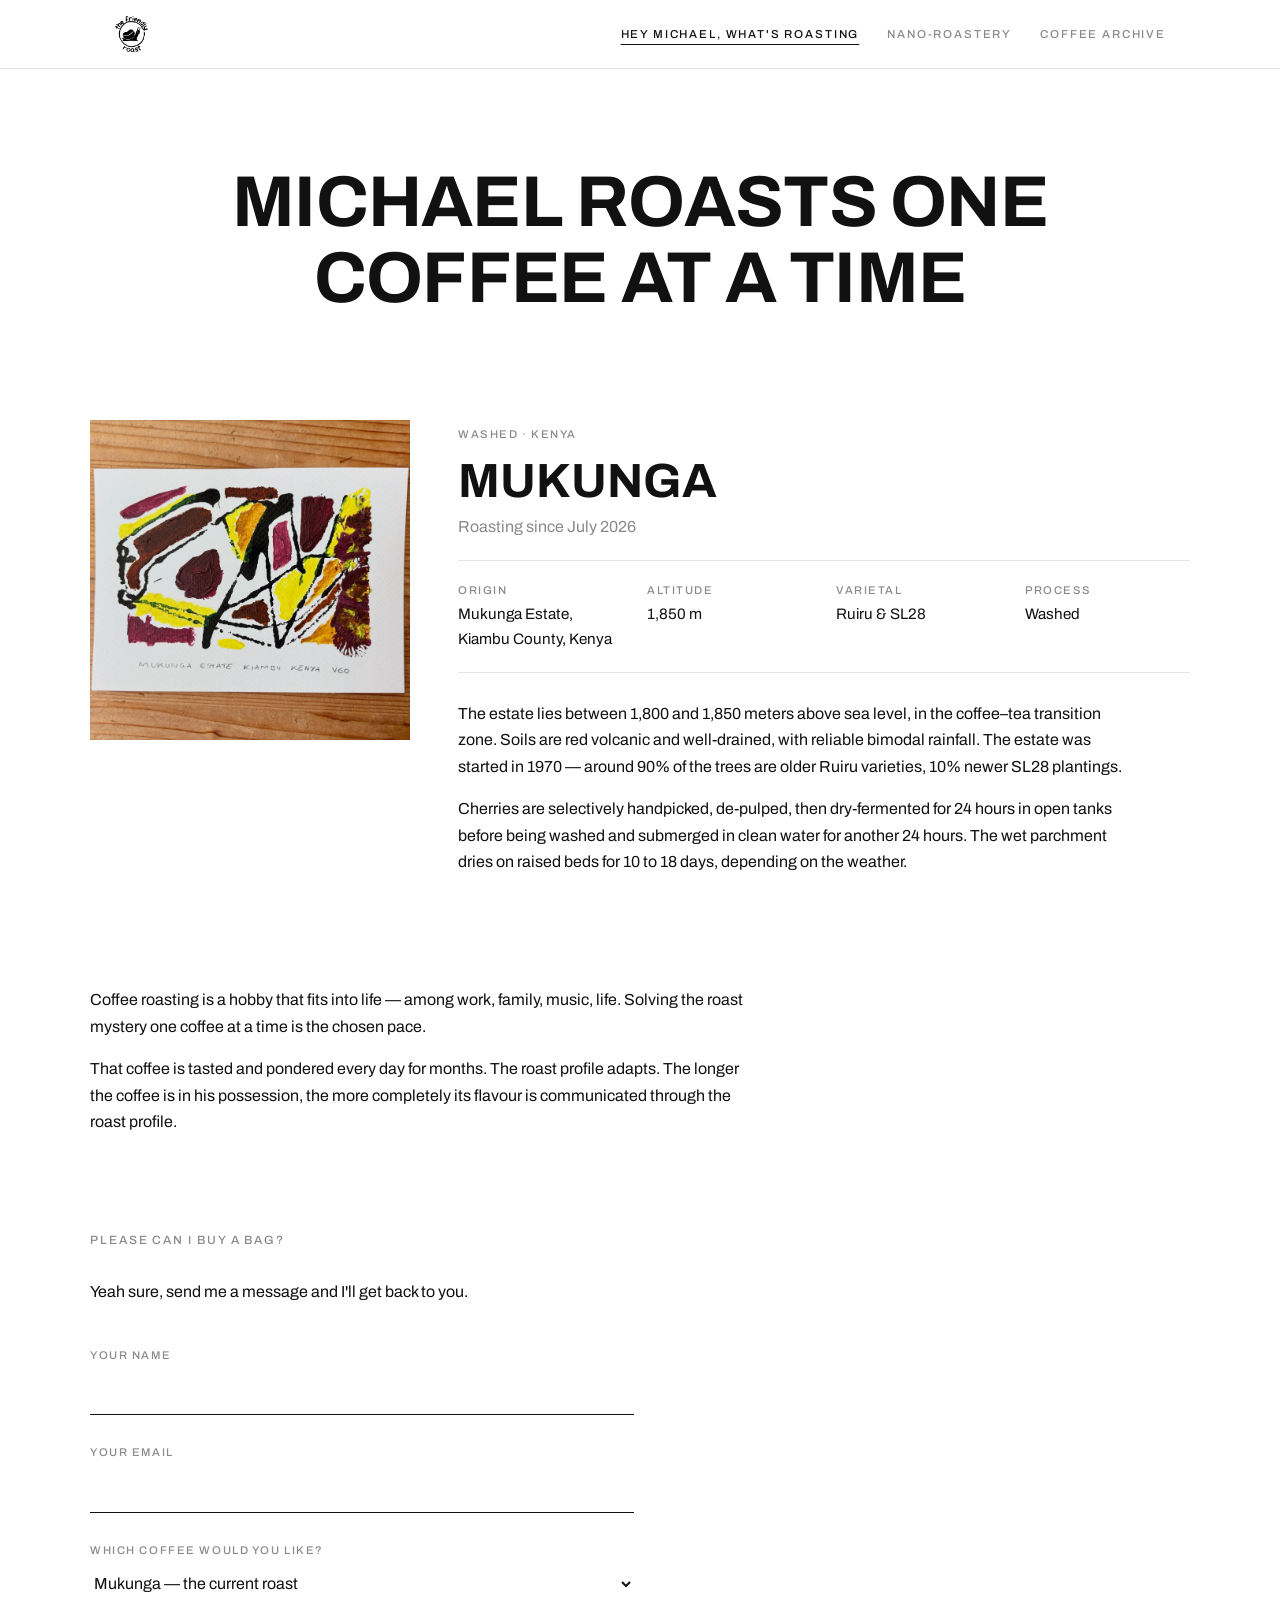
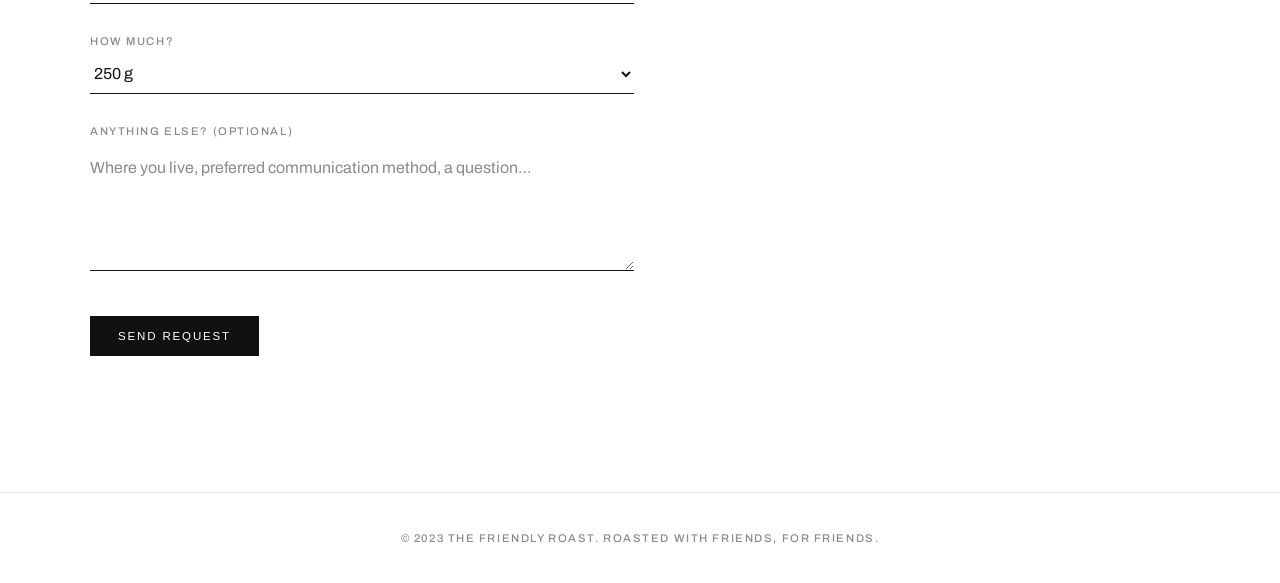
<file: index.html>
<!DOCTYPE html>
<html lang="en">
<head>
  <meta charset="UTF-8">
  <meta name="viewport" content="width=device-width, initial-scale=1.0">
  <title>the friendly roast — hey Michael, what's roasting</title>
  <meta name="description" content="the friendly roast — Michael roasts one coffee at a time, tasted and pondered every day while the roast profile adapts.">
  <link rel="stylesheet" href="style.css">
</head>
<body>

  <header class="site-header">
    <div class="container header-inner">
      <a class="logo" href="index.html"><img class="logo-img" src="images/snail.jpg" alt="the friendly roast logo"></a>
      <nav class="nav">
        <a href="index.html">hey Michael, what's roasting</a>
        <a href="about.html">nano-roastery</a>
        <a href="coffees.html">coffee archive</a>
      </nav>
    </div>
  </header>

  <main>
    <!-- INTRO -->
    <section class="hero container">
      <h1>Michael roasts one coffee at a time</h1>
    </section>

    <!-- ================= THE CURRENT ROAST =================
         When the current coffee changes: replace the details
         below, and add the old coffee to the coffee archive.
         ================================================ -->
    <section class="section container">
      <article class="feature">
        <img class="taste-impression" src="images/mukunga.jpg"
             alt="Taste impression — a little painting of the flavours perceived in Mukunga.">
        <div>
          <span class="tag">Washed · Kenya</span>
          <h3>Mukunga</h3>
          <p class="origin">Roasting since July 2026</p>
          <div class="facts">
            <div><strong>Origin</strong> Mukunga Estate, Kiambu County, Kenya</div>
            <div><strong>Altitude</strong> 1,850 m</div>
            <div><strong>Varietal</strong> Ruiru &amp; SL28</div>
            <div><strong>Process</strong> Washed</div>
          </div>
          <p>
            The estate lies between 1,800 and 1,850 meters above sea level, in the
            coffee–tea transition zone. Soils are red volcanic and well-drained, with
            reliable bimodal rainfall. The estate was started in 1970 — around 90% of
            the trees are older Ruiru varieties, 10% newer SL28 plantings.
          </p>
          <p>
            Cherries are selectively handpicked, de-pulped, then dry-fermented for
            24 hours in open tanks before being washed and submerged in clean water
            for another 24 hours. The wet parchment dries on raised beds for 10 to
            18 days, depending on the weather.
          </p>
        </div>
      </article>
    </section>

    <!-- THE PACE -->
    <section class="section container">
      <p>
        Coffee roasting is a hobby that fits into life — among work, family,
        music, life. Solving the roast mystery one coffee at a time is the
        chosen pace.
      </p>
      <p>
        That coffee is tasted and pondered every day for months. The roast
        profile adapts. The longer the coffee is in his possession, the more
        completely its flavour is communicated through the roast profile.
      </p>
    </section>

    <!-- ================= REQUEST A BAG ================= -->
    <section class="section container">
      <h2>Please can I buy a bag?</h2>
      <p>Yeah sure, send me a message and I'll get back to you.</p>


      <form class="contact-form" action="https://formspree.io/f/xkjjggzl" method="POST">
        <label for="name">Your name</label>
        <input type="text" id="name" name="name" required>

        <label for="email">Your email</label>
        <input type="email" id="email" name="email" required>

        <label for="coffee">Which coffee would you like?</label>
        <!-- Update the first option whenever the current coffee changes -->
        <select id="coffee" name="coffee">
          <option value="mukunga">Mukunga — the current roast</option>
          <option value="decaf">Do you roast decaf currently?</option>
          <option value="not-coffee">This isn't about coffee</option>
        </select>

        <!-- This block hides automatically when "This isn't about coffee"
             is chosen — see script.js -->
        <div id="size-row">
          <label for="size">How much?</label>
          <select id="size" name="size">
            <option value="250g">250 g</option>
            <option value="500g">500 g</option>
            <option value="1kg">1 kg</option>
            <option value="custom">I'll write the amount below</option>
          </select>
        </div>

        <label for="message">Anything else? (optional)</label>
        <textarea id="message" name="message" rows="4"
          placeholder="Where you live, preferred communication method, a question…"></textarea>

        <button type="submit" class="btn btn-primary">Send request</button>
      </form>
    </section>
  </main>

  <footer class="footer">
    <div class="container">
      <p>&copy; 2023 the friendly roast. Roasted with friends, for friends.</p>
    </div>
  </footer>

  <script src="script.js"></script>
</body>
</html>
</file>
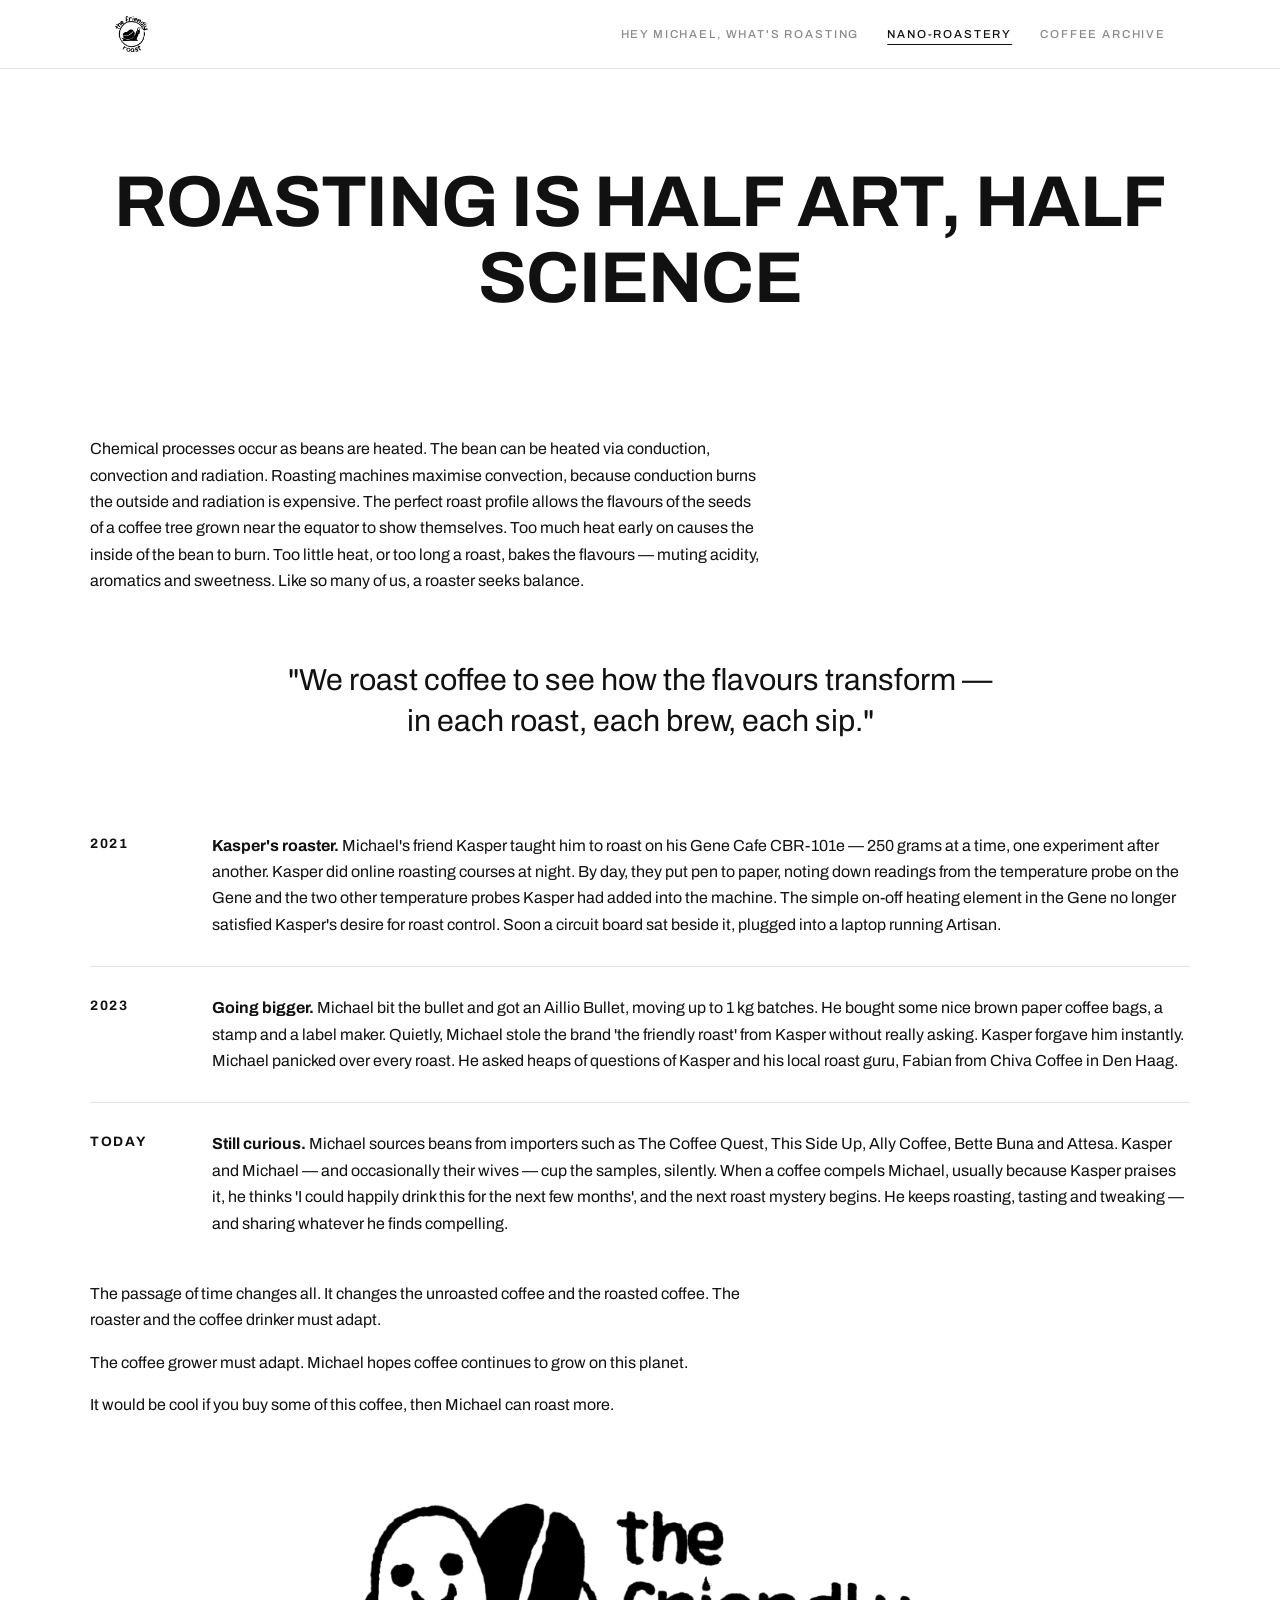
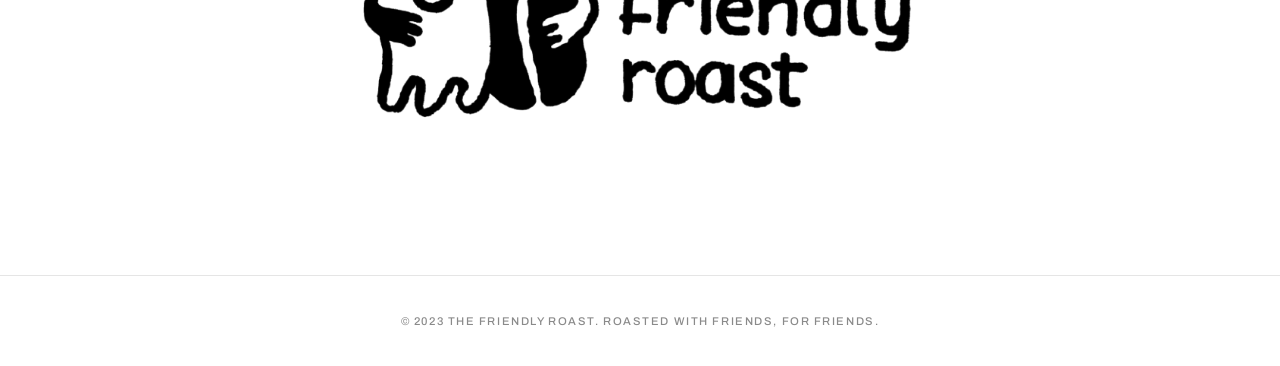
<file: about.html>
<!DOCTYPE html>
<html lang="en">
<head>
  <meta charset="UTF-8">
  <meta name="viewport" content="width=device-width, initial-scale=1.0">
  <title>the friendly roast — nano-roastery</title>
  <meta name="description" content="Roasting is half art, half science — the story of the friendly roast, a nano roastery.">
  <link rel="stylesheet" href="style.css">
</head>
<body>

  <header class="site-header">
    <div class="container header-inner">
      <a class="logo" href="index.html"><img class="logo-img" src="images/snail.jpg" alt="the friendly roast logo"></a>
      <nav class="nav">
        <a href="index.html">hey Michael, what's roasting</a>
        <a href="about.html">nano-roastery</a>
        <a href="coffees.html">coffee archive</a>
      </nav>
    </div>
  </header>

  <main>
    <section class="hero container">
      <h1>Roasting is half art, half science</h1>
    </section>

    <section class="section container">
      <p>
        Chemical processes occur as beans are heated. The bean can be heated
        via conduction, convection and radiation. Roasting machines maximise
        convection, because conduction burns the outside and radiation is
        expensive. The perfect roast profile allows the flavours of the seeds
        of a coffee tree grown near the equator to show themselves. Too much
        heat early on causes the inside of the bean to burn. Too little heat,
        or too long a roast, bakes the flavours — muting acidity, aromatics
        and sweetness. Like so many of us, a roaster seeks balance.
      </p>

      <blockquote class="quote">
        "We roast coffee to see how the flavours transform —
        in each roast, each brew, each sip."
      </blockquote>

      <ul class="timeline">
        <li>
          <span class="year">2021</span>
          <div>
            <strong>Kasper's roaster.</strong>
            Michael's friend Kasper taught him to roast on his Gene Cafe
            CBR-101e — 250 grams at a time, one experiment after another.
            Kasper did online roasting courses at night. By day, they put pen
            to paper, noting down readings from the temperature probe on the
            Gene and the two other temperature probes Kasper had added into
            the machine. The simple on-off heating element in the Gene no
            longer satisfied Kasper's desire for roast control. Soon a
            circuit board sat beside it, plugged into a laptop running Artisan.
          </div>
        </li>
        <li>
          <span class="year">2023</span>
          <div>
            <strong>Going bigger.</strong>
            Michael bit the bullet and got an Aillio Bullet, moving up to
            1 kg batches. He bought some nice brown paper coffee bags, a stamp
            and a label maker. Quietly, Michael stole the brand 'the friendly
            roast' from Kasper without really asking. Kasper forgave him
            instantly. Michael panicked over every roast. He asked heaps of
            questions of Kasper and his local roast guru, Fabian from Chiva
            Coffee in Den Haag.
          </div>
        </li>
        <li>
          <span class="year">Today</span>
          <div>
            <strong>Still curious.</strong>
            Michael sources beans from importers such as The Coffee Quest,
            This Side Up, Ally Coffee, Bette Buna and Attesa. Kasper and
            Michael — and occasionally their wives — cup the samples,
            silently. When a coffee compels Michael, usually because Kasper
            praises it, he thinks 'I could happily drink this for the next few
            months', and the next roast mystery begins. He keeps roasting,
            tasting and tweaking — and sharing whatever he finds compelling.
          </div>
        </li>
      </ul>

      <p>
        The passage of time changes all. It changes the unroasted coffee and
        the roasted coffee. The roaster and the coffee drinker must adapt.
      </p>
      <p>
        The coffee grower must adapt. Michael hopes coffee continues to grow
        on this planet.
      </p>
      <p>
        It would be cool if you buy some of this coffee, then Michael can
        roast more.
      </p>

      <!-- The long ghost logo at the bottom of the page -->
      <img class="logo-long" src="images/ghost-long.jpg"
           alt="the friendly roast — the long ghost logo">
    </section>
  </main>

  <footer class="footer">
    <div class="container">
      <p>&copy; 2023 the friendly roast. Roasted with friends, for friends.</p>
    </div>
  </footer>

  <script src="script.js"></script>
</body>
</html>
</file>
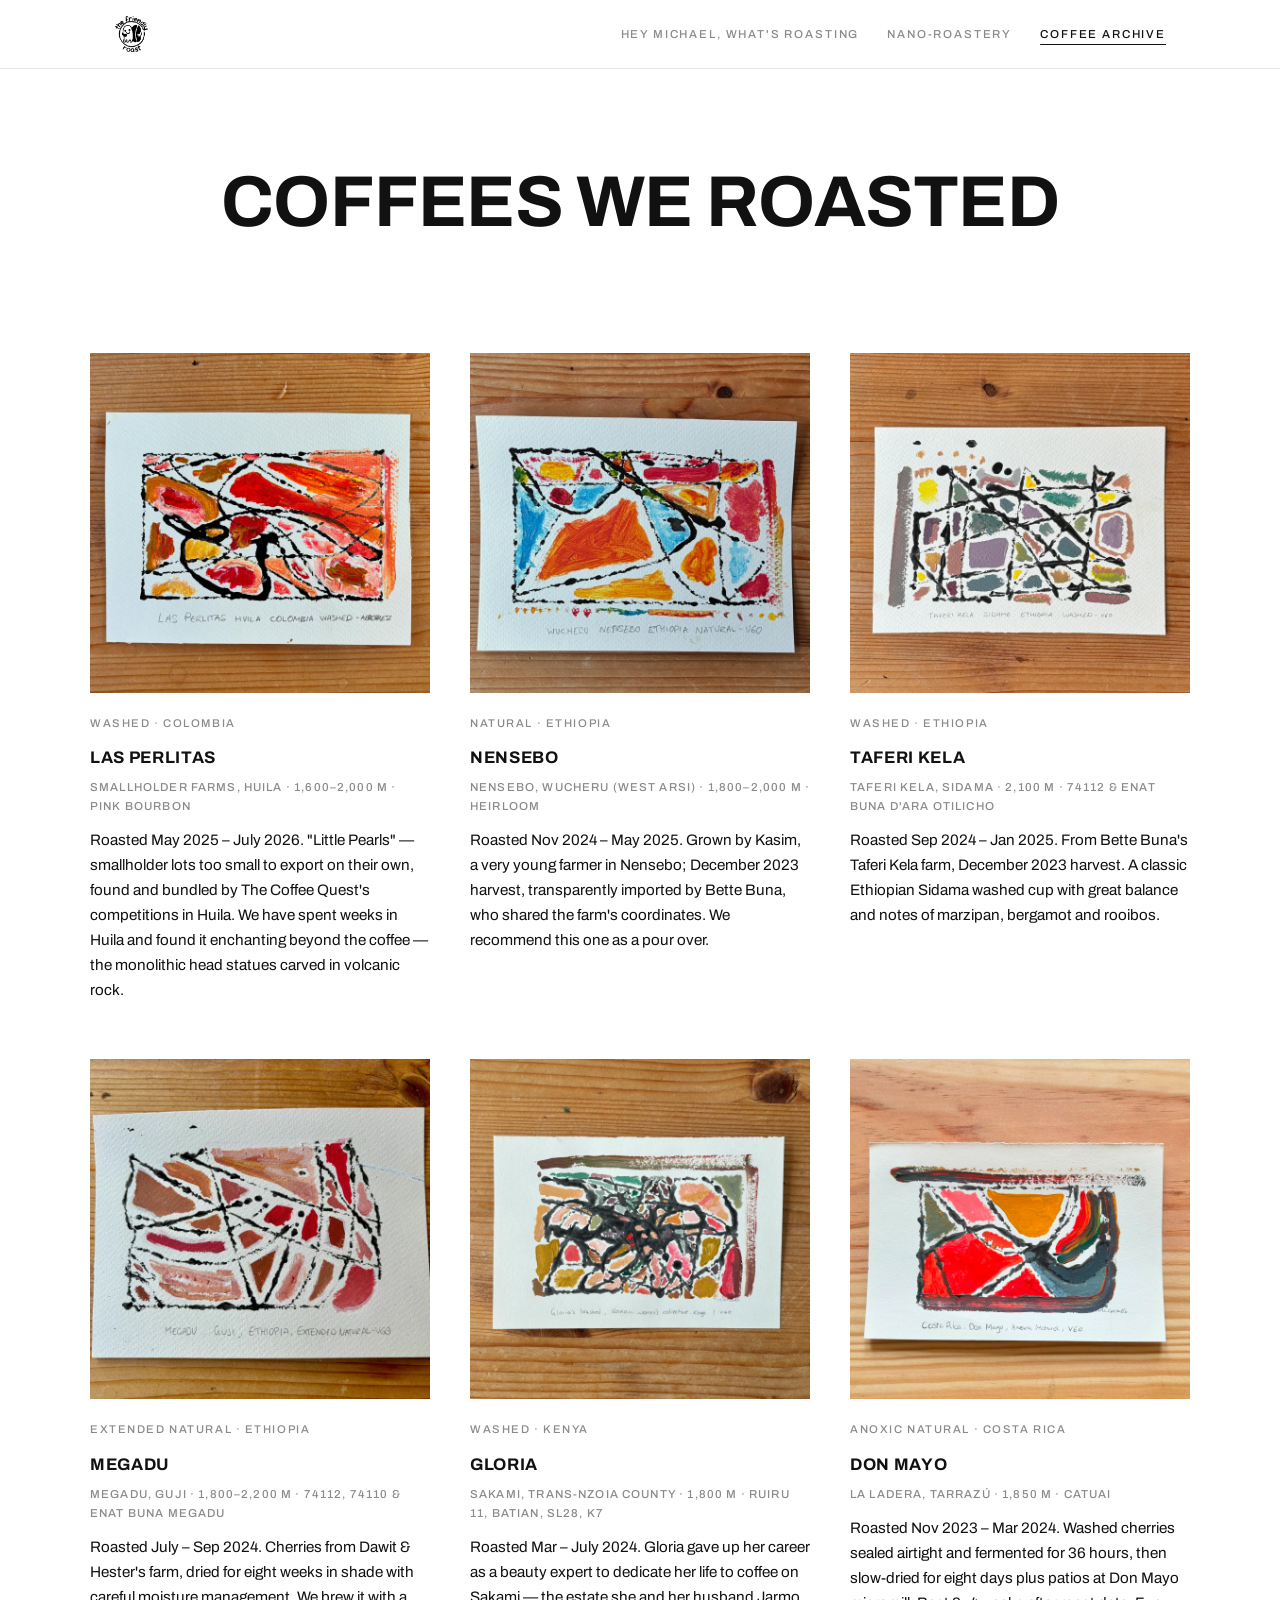
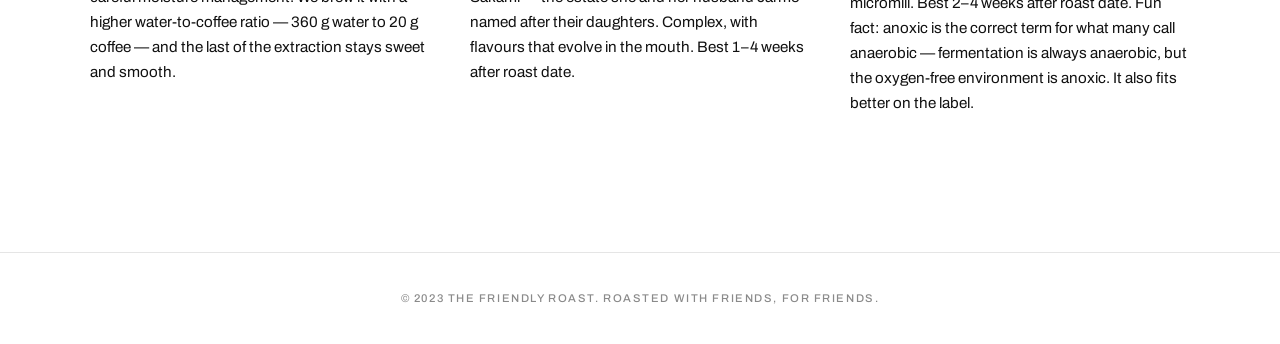
<file: coffees.html>
<!DOCTYPE html>
<html lang="en">
<head>
  <meta charset="UTF-8">
  <meta name="viewport" content="width=device-width, initial-scale=1.0">
  <title>the friendly roast — coffee archive</title>
  <meta name="description" content="The coffees the friendly roast has roasted — an archive of past roasts.">
  <link rel="stylesheet" href="style.css">
</head>
<body>

  <header class="site-header">
    <div class="container header-inner">
      <a class="logo" href="index.html"><img class="logo-img" src="images/ghost.jpg" alt="the friendly roast — ghost logo"></a>
      <nav class="nav">
        <a href="index.html">hey Michael, what's roasting</a>
        <a href="about.html">nano-roastery</a>
        <a href="coffees.html">coffee archive</a>
      </nav>
    </div>
  </header>

  <main>
    <section class="hero container">
      <h1>Coffees we roasted</h1>
    </section>

    <!-- ================= THE ARCHIVE =================
         One card per coffee. To add a new one, copy a whole
         <article class="card"> ... </article> block and edit it.
         Painting images go in the images folder.
         ================================================ -->
    <section class="section container">
      <div class="cards">

        <article class="card">
          <img class="taste-impression" src="images/las-perlitas.jpg"
               alt="Taste impression — a little painting of the flavours perceived in Las Perlitas.">
          <span class="tag">Washed · Colombia</span>
          <h3>Las Perlitas</h3>
          <p class="origin">Smallholder farms, Huila · 1,600–2,000 m · Pink Bourbon</p>
          <p class="notes">
            Roasted May 2025 – July 2026. "Little Pearls" — smallholder lots too
            small to export on their own, found and bundled by The Coffee Quest's
            competitions in Huila. We have spent weeks in Huila and found it
            enchanting beyond the coffee — the monolithic head statues carved in
            volcanic rock.
          </p>
        </article>

        <article class="card">
          <img class="taste-impression" src="images/nensebo.jpg"
               alt="Taste impression — a little painting of the flavours perceived in Nensebo.">
          <span class="tag">Natural · Ethiopia</span>
          <h3>Nensebo</h3>
          <p class="origin">Nensebo, Wucheru (West Arsi) · 1,800–2,000 m · Heirloom</p>
          <p class="notes">
            Roasted Nov 2024 – May 2025. Grown by Kasim, a very young farmer in
            Nensebo; December 2023 harvest, transparently imported by Bette Buna,
            who shared the farm's coordinates. We recommend this one as a pour over.
          </p>
        </article>

        <article class="card">
          <img class="taste-impression" src="images/taferi-kela.jpg"
               alt="Taste impression — a little painting of the flavours perceived in Taferi Kela.">
          <span class="tag">Washed · Ethiopia</span>
          <h3>Taferi Kela</h3>
          <p class="origin">Taferi Kela, Sidama · 2,100 m · 74112 &amp; Enat Buna D'ara Otilicho</p>
          <p class="notes">
            Roasted Sep 2024 – Jan 2025. From Bette Buna's Taferi Kela farm,
            December 2023 harvest. A classic Ethiopian Sidama washed cup with great
            balance and notes of marzipan, bergamot and rooibos.
          </p>
        </article>

        <article class="card">
          <img class="taste-impression" src="images/megadu.jpg"
               alt="Taste impression — a little painting of the flavours perceived in Megadu.">
          <span class="tag">Extended natural · Ethiopia</span>
          <h3>Megadu</h3>
          <p class="origin">Megadu, Guji · 1,800–2,200 m · 74112, 74110 &amp; Enat Buna Megadu</p>
          <p class="notes">
            Roasted July – Sep 2024. Cherries from Dawit &amp; Hester's farm, dried
            for eight weeks in shade with careful moisture management. We brew it
            with a higher water-to-coffee ratio — 360 g water to 20 g coffee — and
            the last of the extraction stays sweet and smooth.
          </p>
        </article>

        <article class="card">
          <img class="taste-impression" src="images/gloria.jpg"
               alt="Taste impression — a little painting of the flavours perceived in Gloria.">
          <span class="tag">Washed · Kenya</span>
          <h3>Gloria</h3>
          <p class="origin">Sakami, Trans-Nzoia County · 1,800 m · Ruiru 11, Batian, SL28, K7</p>
          <p class="notes">
            Roasted Mar – July 2024. Gloria gave up her career as a beauty expert
            to dedicate her life to coffee on Sakami — the estate she and her
            husband Jarmo named after their daughters. Complex, with flavours that
            evolve in the mouth. Best 1–4 weeks after roast date.
          </p>
        </article>

        <article class="card">
          <img class="taste-impression" src="images/don-mayo.jpg"
               alt="Taste impression — a little painting of the flavours perceived in Don Mayo.">
          <span class="tag">Anoxic natural · Costa Rica</span>
          <h3>Don Mayo</h3>
          <p class="origin">La Ladera, Tarrazú · 1,850 m · Catuai</p>
          <p class="notes">
            Roasted Nov 2023 – Mar 2024. Washed cherries sealed airtight and
            fermented for 36 hours, then slow-dried for eight days plus patios at
            Don Mayo micromill. Best 2–4 weeks after roast date. Fun fact: anoxic
            is the correct term for what many call anaerobic — fermentation is
            always anaerobic, but the oxygen-free environment is anoxic. It also
            fits better on the label.
          </p>
        </article>

      </div>
    </section>
  </main>

  <footer class="footer">
    <div class="container">
      <p>&copy; 2023 the friendly roast. Roasted with friends, for friends.</p>
    </div>
  </footer>

  <script src="script.js"></script>
</body>
</html>
</file>
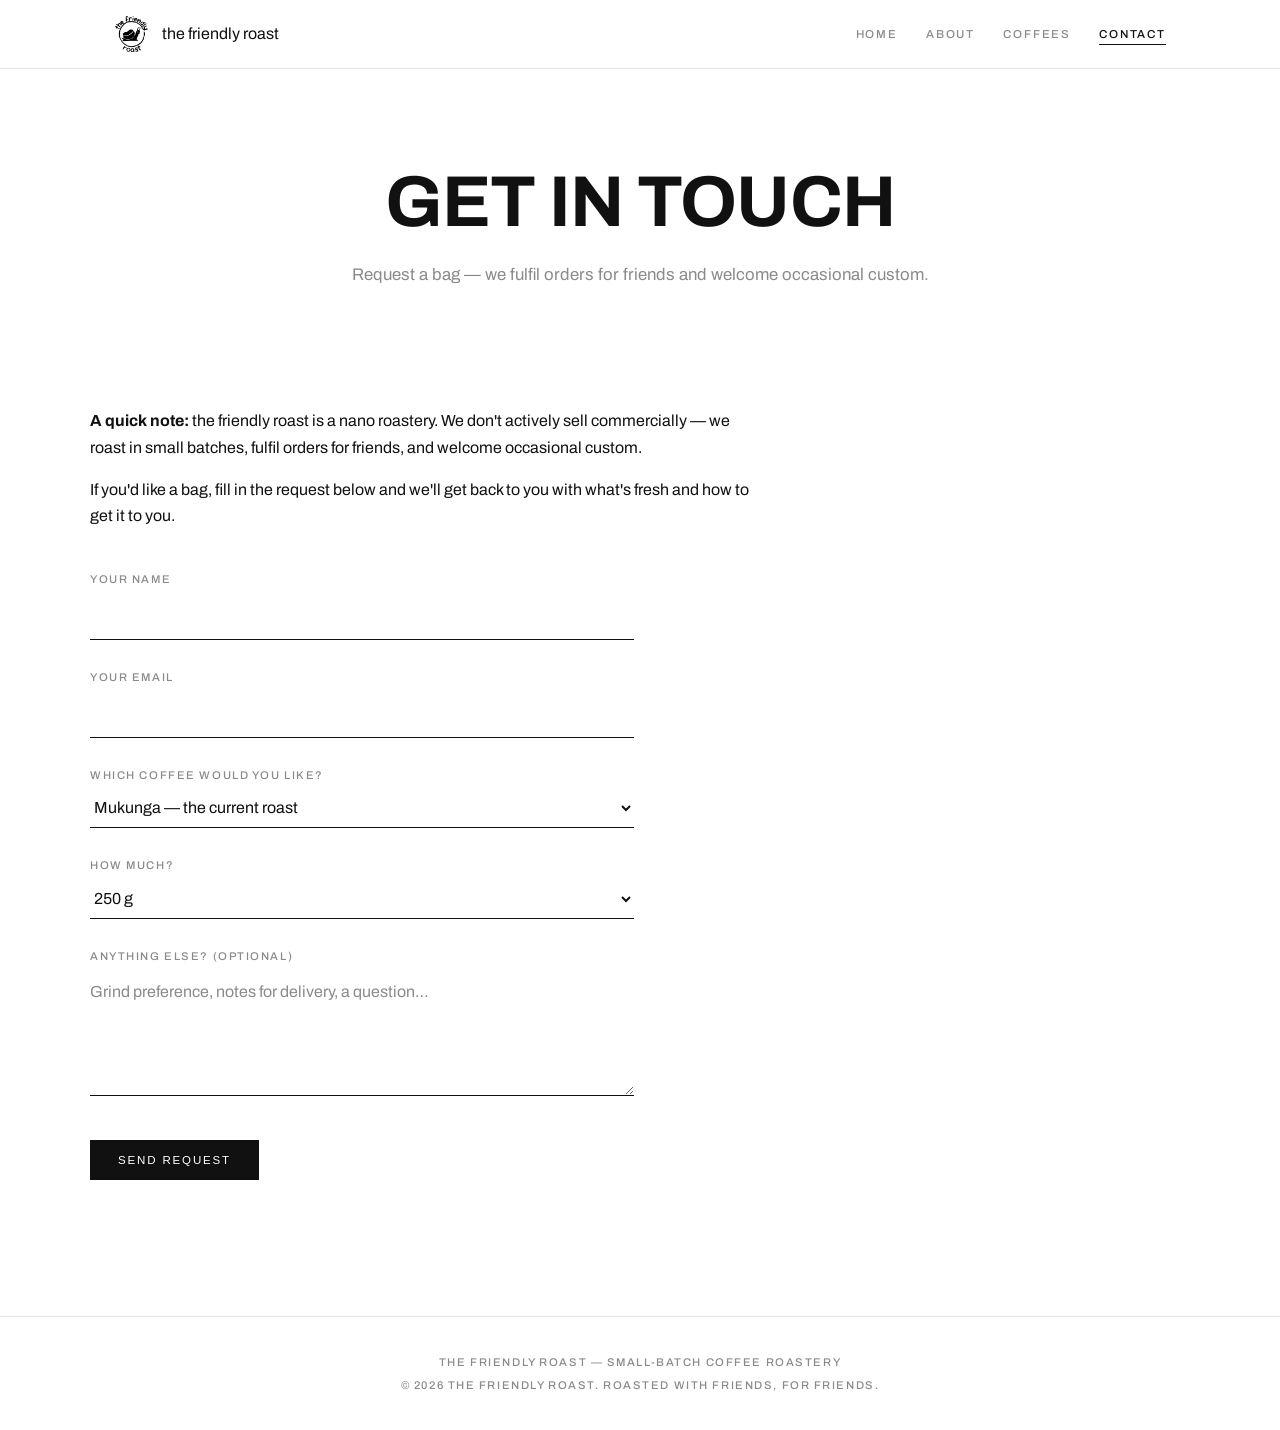
<file: contact.html>
<!DOCTYPE html>
<html lang="en">
<head>
  <meta charset="UTF-8">
  <meta name="viewport" content="width=device-width, initial-scale=1.0">
  <title>Contact — the friendly roast</title>
  <meta name="description" content="Get in touch with the friendly roast — questions, orders, or just to talk coffee.">
  <link rel="stylesheet" href="style.css">
</head>
<body>

  <header class="site-header">
    <div class="container header-inner">
      <a class="logo" href="index.html"><img class="logo-img" src="images/snail.jpg" alt="the friendly roast logo">the friendly roast</a>
      <nav class="nav">
        <a href="index.html">Home</a>
        <a href="about.html">About</a>
        <a href="coffees.html">Coffees</a>
        <a href="contact.html">Contact</a>
      </nav>
    </div>
  </header>

  <main>
    <section class="hero container">
      <h1>Get in touch</h1>
      <p class="lead">
        Request a bag — we fulfil orders for friends
        and welcome occasional custom.
      </p>
    </section>

    <section class="section container">
      <p>
        <strong>A quick note:</strong> the friendly roast is a nano roastery.
        We don't actively sell commercially — we roast in small batches,
        fulfil orders for friends, and welcome occasional custom.
      </p>
      <p>
        If you'd like a bag, fill in the request below and we'll get back to
        you with what's fresh and how to get it to you.
      </p>

      <!-- ==================================================
           PURCHASE REQUEST FORM — powered by Formspree (free).

           The form only sends once you plug in your own ID:
             1. Sign up for free at https://formspree.io
             2. Click "New form" and give it a name
             3. Copy the form ID (looks like "xqkrostw")
             4. Replace YOUR_FORM_ID in the action link below
                with your ID.
           ================================================== -->
      <form class="contact-form" action="https://formspree.io/f/YOUR_FORM_ID" method="POST">
        <label for="name">Your name</label>
        <input type="text" id="name" name="name" required>

        <label for="email">Your email</label>
        <input type="email" id="email" name="email" required>

        <label for="coffee">Which coffee would you like?</label>
        <!-- Update the first option whenever the current coffee changes -->
        <select id="coffee" name="coffee">
          <option value="mukunga">Mukunga — the current roast</option>
          <option value="archive">A coffee from the past-roast archive</option>
          <option value="advice">Not sure — advise me</option>
        </select>

        <label for="size">How much?</label>
        <select id="size" name="size">
          <option value="250g">250 g</option>
          <option value="500g">500 g</option>
          <option value="1kg">1 kg</option>
        </select>

        <label for="message">Anything else? (optional)</label>
        <textarea id="message" name="message" rows="4"
          placeholder="Grind preference, notes for delivery, a question…"></textarea>

        <button type="submit" class="btn btn-primary">Send request</button>
      </form>
    </section>
  </main>

  <footer class="footer">
    <div class="container">
      <p>the friendly roast — small-batch coffee roastery</p>
      <p>&copy; <span id="year">2026</span> the friendly roast. Roasted with friends, for friends.</p>
    </div>
  </footer>

  <script src="script.js"></script>
</body>
</html>
</file>
<file: style.css>
/* ============================================================
   the friendly roast — shared stylesheet
   Minimal gallery style: white, black, big type.
   This file controls how EVERY page looks.
   ============================================================ */

@import url('https://fonts.googleapis.com/css2?family=Archivo:wght@400;500;700&display=swap');

:root {
  --bg: #ffffff;
  --ink: #111111;
  --muted: #8a8a8a;
  --line: #e5e5e5;
}

* { box-sizing: border-box; }

html { scroll-behavior: smooth; }

body {
  margin: 0;
  background: var(--bg);
  color: var(--ink);
  font-family: "Archivo", -apple-system, BlinkMacSystemFont, "Segoe UI", Helvetica, Arial, sans-serif;
  font-size: 1rem;
  line-height: 1.65;
}

a { color: var(--ink); text-decoration: none; }
a:hover { text-decoration: underline; text-underline-offset: 4px; }

.container {
  max-width: 1100px;
  margin: 0 auto;
  padding: 0 24px;
}

/* ---------- Header & navigation ---------- */
.site-header {
  position: sticky;
  top: 0;
  z-index: 10;
  background: rgba(255, 255, 255, 0.95);
  backdrop-filter: blur(8px);
  -webkit-backdrop-filter: blur(8px);
  border-bottom: 1px solid var(--line);
}

.header-inner {
  display: flex;
  align-items: center;
  justify-content: space-between;
  flex-wrap: wrap;
  gap: 8px 24px;
  padding-top: 16px;
  padding-bottom: 16px;
}

.logo { display: inline-flex; align-items: center; gap: 12px; }

.logo-img {
  width: 36px;
  height: 36px;
  border-radius: 6px;
  object-fit: cover;
  transition: transform 0.25s ease;
}

.logo:hover .logo-img { transform: rotate(-8deg) scale(1.05); }

.nav { display: flex; gap: 28px; flex-wrap: wrap; }

.nav a {
  font-size: 0.72rem;
  font-weight: 500;
  text-transform: uppercase;
  letter-spacing: 0.16em;
  color: var(--muted);
}

.nav a:hover { color: var(--ink); text-decoration: none; }

.nav a.active {
  color: var(--ink);
  text-decoration: underline;
  text-underline-offset: 6px;
}

/* ---------- Hero: giant title ---------- */
.hero {
  text-align: center;
  padding: 96px 0 64px;
}

.hero h1 {
  margin: 0;
  font-weight: 700;
  text-transform: uppercase;
  line-height: 1.05;
  letter-spacing: -0.01em;
  font-size: clamp(2.2rem, 6vw, 4.5rem);
}

.lead {
  font-size: 1.05rem;
  color: var(--muted);
  max-width: 40rem;
  margin: 20px auto 0;
}

/* ---------- Sections ---------- */
.section { padding: 40px 0; }

.section p { max-width: 42rem; }

.section h2 {
  font-size: 0.75rem;
  font-weight: 500;
  text-transform: uppercase;
  letter-spacing: 0.16em;
  color: var(--muted);
  margin: 0 0 28px;
}

.cta { text-align: center; padding: 56px 0; }

.more { margin-top: 40px; }

/* ---------- Quote ---------- */
.quote {
  margin: 64px auto;
  max-width: 44rem;
  text-align: center;
  font-size: clamp(1.3rem, 3vw, 1.9rem);
  font-weight: 400;
  line-height: 1.35;
}

/* ---------- Timeline (About page) ---------- */
.timeline { list-style: none; margin: 0; padding: 0; }

.timeline li {
  display: flex;
  gap: 32px;
  padding: 28px 0;
  border-bottom: 1px solid var(--line);
}

.timeline li:last-child { border-bottom: none; }

.year {
  flex: 0 0 90px;
  font-weight: 700;
  font-size: 0.85rem;
  text-transform: uppercase;
  letter-spacing: 0.12em;
}

/* ---------- Current coffee feature ---------- */
.feature {
  display: grid;
  grid-template-columns: 320px 1fr;
  gap: 48px;
  align-items: start;
}

.feature h3 {
  margin: 0 0 8px;
  font-size: clamp(1.8rem, 4vw, 3rem);
  font-weight: 700;
  text-transform: uppercase;
  line-height: 1.05;
}

.origin { color: var(--muted); margin: 0 0 16px; }

.facts {
  display: grid;
  grid-template-columns: repeat(auto-fit, minmax(150px, 1fr));
  gap: 16px 24px;
  margin: 20px 0 28px;
  padding: 20px 0;
  border-top: 1px solid var(--line);
  border-bottom: 1px solid var(--line);
}

.facts div { font-size: 0.95rem; }

.facts strong {
  display: block;
  font-size: 0.7rem;
  font-weight: 500;
  text-transform: uppercase;
  letter-spacing: 0.14em;
  color: var(--muted);
  margin-bottom: 2px;
}

/* ---------- Small labels (roast · origin) ---------- */
.tag {
  display: inline-block;
  font-size: 0.7rem;
  font-weight: 500;
  text-transform: uppercase;
  letter-spacing: 0.14em;
  color: var(--muted);
  margin-bottom: 12px;
}

/* ---------- Taste impression paintings ---------- */
.taste-impression {
  width: 100%;
  height: auto;
  display: block;
}

.card .taste-impression { margin-bottom: 16px; }

/* ---------- Archive cards ---------- */
.cards {
  display: grid;
  grid-template-columns: repeat(auto-fill, minmax(280px, 1fr));
  gap: 56px 40px;
  margin-top: 8px;
}

.card h3 {
  margin: 0 0 6px;
  font-size: 1.05rem;
  font-weight: 700;
  text-transform: uppercase;
  letter-spacing: 0.04em;
}

.card .origin {
  font-size: 0.72rem;
  font-weight: 500;
  text-transform: uppercase;
  letter-spacing: 0.1em;
  color: var(--muted);
  margin: 0 0 12px;
}

.notes { margin: 0; font-size: 0.95rem; }

/* ---------- Big logos & portrait ---------- */
.logo-long {
  display: block;
  width: 100%;
  max-width: 560px;
  height: auto;
  margin: 64px auto 0;
}

.portrait {
  display: block;
  width: 240px;
  max-width: 60%;
  height: auto;
  margin: 24px auto 0;
}

/* ---------- Request form ---------- */
.contact-form {
  max-width: 34rem;
  margin: 40px 0 0;
}

.contact-form label {
  display: block;
  font-size: 0.7rem;
  font-weight: 500;
  text-transform: uppercase;
  letter-spacing: 0.14em;
  color: var(--muted);
  margin: 28px 0 4px;
}

.contact-form input,
.contact-form select,
.contact-form textarea {
  width: 100%;
  padding: 10px 0;
  border: none;
  border-bottom: 1px solid var(--ink);
  border-radius: 0;
  background: transparent;
  font: inherit;
  color: var(--ink);
}

.contact-form input:focus,
.contact-form select:focus,
.contact-form textarea:focus {
  outline: none;
  border-bottom: 2px solid var(--ink);
}

.contact-form input::placeholder,
.contact-form textarea::placeholder {
  color: var(--muted);
}

/* ---------- Buttons ---------- */
.btn-row {
  display: flex;
  justify-content: center;
  gap: 16px;
  flex-wrap: wrap;
}

.btn {
  display: inline-block;
  padding: 14px 28px;
  font-size: 0.72rem;
  font-weight: 500;
  text-transform: uppercase;
  letter-spacing: 0.16em;
  cursor: pointer;
}

.btn-primary { background: var(--ink); color: #fff; }
.btn-primary:hover { background: #000; text-decoration: none; }

.btn-ghost { border: 1px solid var(--ink); color: var(--ink); background: transparent; }
.btn-ghost:hover { background: var(--ink); color: #fff; text-decoration: none; }

.contact-form .btn { margin-top: 36px; border: none; }

/* ---------- Footer ---------- */
.footer {
  border-top: 1px solid var(--line);
  margin-top: 96px;
  padding: 32px 0;
  text-align: center;
  color: var(--muted);
  font-size: 0.7rem;
  font-weight: 500;
  text-transform: uppercase;
  letter-spacing: 0.14em;
}

.footer p { margin: 4px 0; }

/* ---------- Small screens ---------- */
@media (max-width: 720px) {
  .hero { padding: 64px 0 48px; }
  .feature { grid-template-columns: 1fr; }
  .timeline li { flex-direction: column; gap: 6px; }
}
</file>
